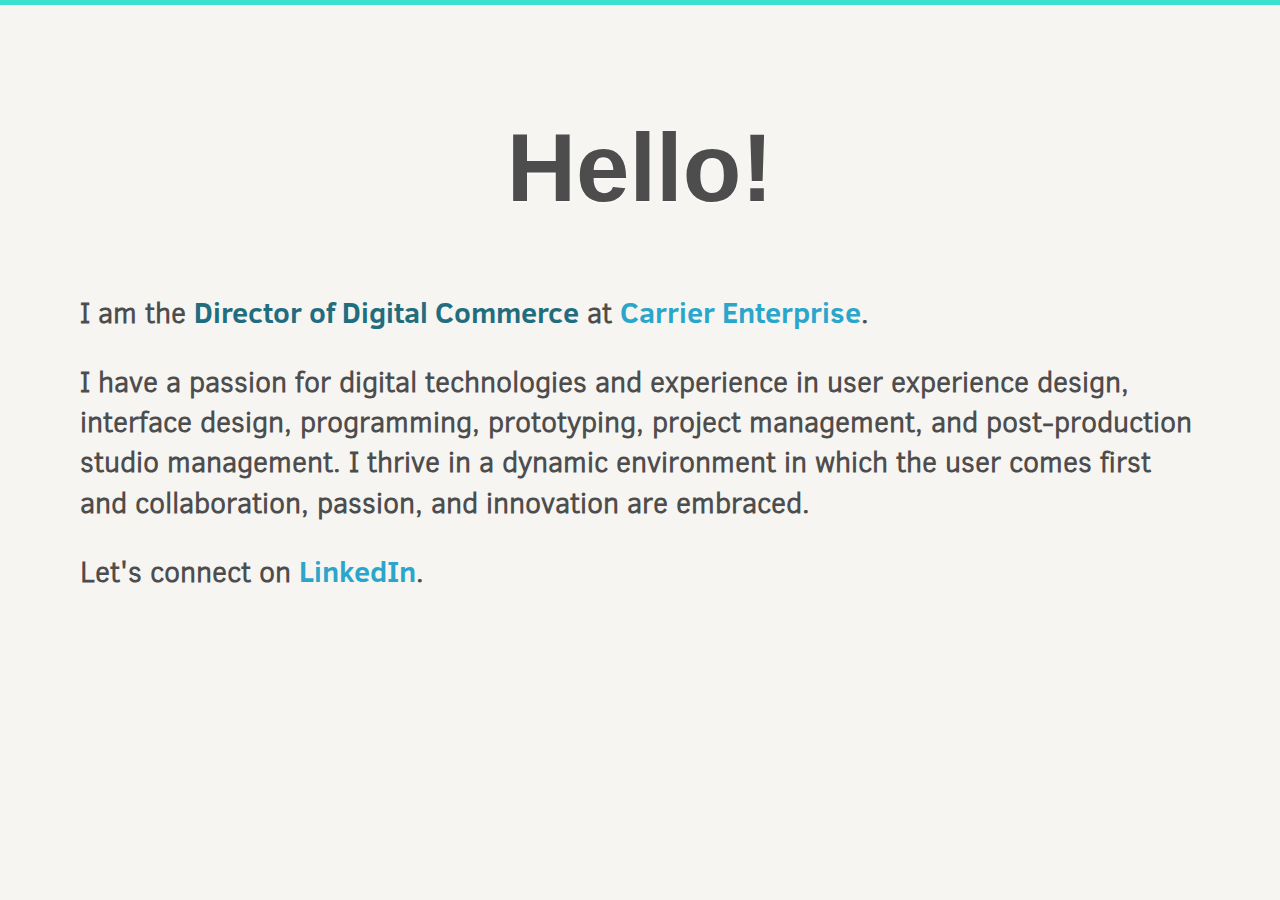
<file: index.html>
<!DOCTYPE html>
<html>
    <head>
        <meta charset="utf-8">
        <meta http-equiv="X-UA-Compatible" content="IE=edge,chrome=1">
        <meta name="google-site-verification" content="9NVk4cf-SG-DycFfFy88fC-f-t71D2nVcHleeyG1bKQ" />
        <title>Nicholas Modesto</title>
        <meta name="description" content="An award winning Program Manager in Milwaukee.">
        <meta name="viewport" content="width=device-width">

        <!-- Place favicon.ico and apple-touch-icon.png in the root directory -->
        <link rel="icon" href="cvv/img/favicon.ico" type="image/x-icon">
        <!-- <link rel="shortcut icon" href="img/favicon.ico" type="image/x-icon"> -->

        <link rel="stylesheet" href="cvv/css/normalize.css">
        <link rel="stylesheet" href="cvv/css/style.css">
    </head>
    <body>
        <!--[if lt IE 7]>
            <p class="chromeframe">You are using an <strong>outdated</strong> browser. Please <a href="http://browsehappy.com/">upgrade your browser</a> or <a href="http://www.google.com/chromeframe/?redirect=true">activate Google Chrome Frame</a> to improve your experience.</p>
        <![endif]-->
        <section class="hello">
            <header>
                <h1 class="text-center">Hello!</h1>
            </header>
            <div class="bio light">
                <p>I am the <span class="highlight no-wrap bold">Director of Digital Commerce</span> at <a class="bold" href="https://www.carrierenterprise.com/" target="_blank">Carrier Enterprise</a>.</p>
                <p>I have a passion for digital technologies and experience in user experience design, interface design, programming, prototyping, project management, and post-production studio management. I thrive in a dynamic environment in which the user comes first and collaboration, passion, and innovation are embraced.</p>
                <p>Let's connect on  <a class="bold" href="http://linkedin.com/in/nicholasmodesto" target="_blank">LinkedIn</a>.</p>
            </div>
        </section>
        
        <!-- Global site tag (gtag.js) - Google Analytics 4 -->
        <script async src="https://www.googletagmanager.com/gtag/js?id=G-MV9BG4WXVT"></script>
        <script>
         window.dataLayer = window.dataLayer || [];
          function gtag(){dataLayer.push(arguments);}
          gtag('js', new Date());

          gtag('config', 'G-MV9BG4WXVT');
        </script>
    </body>
</html>
</file>
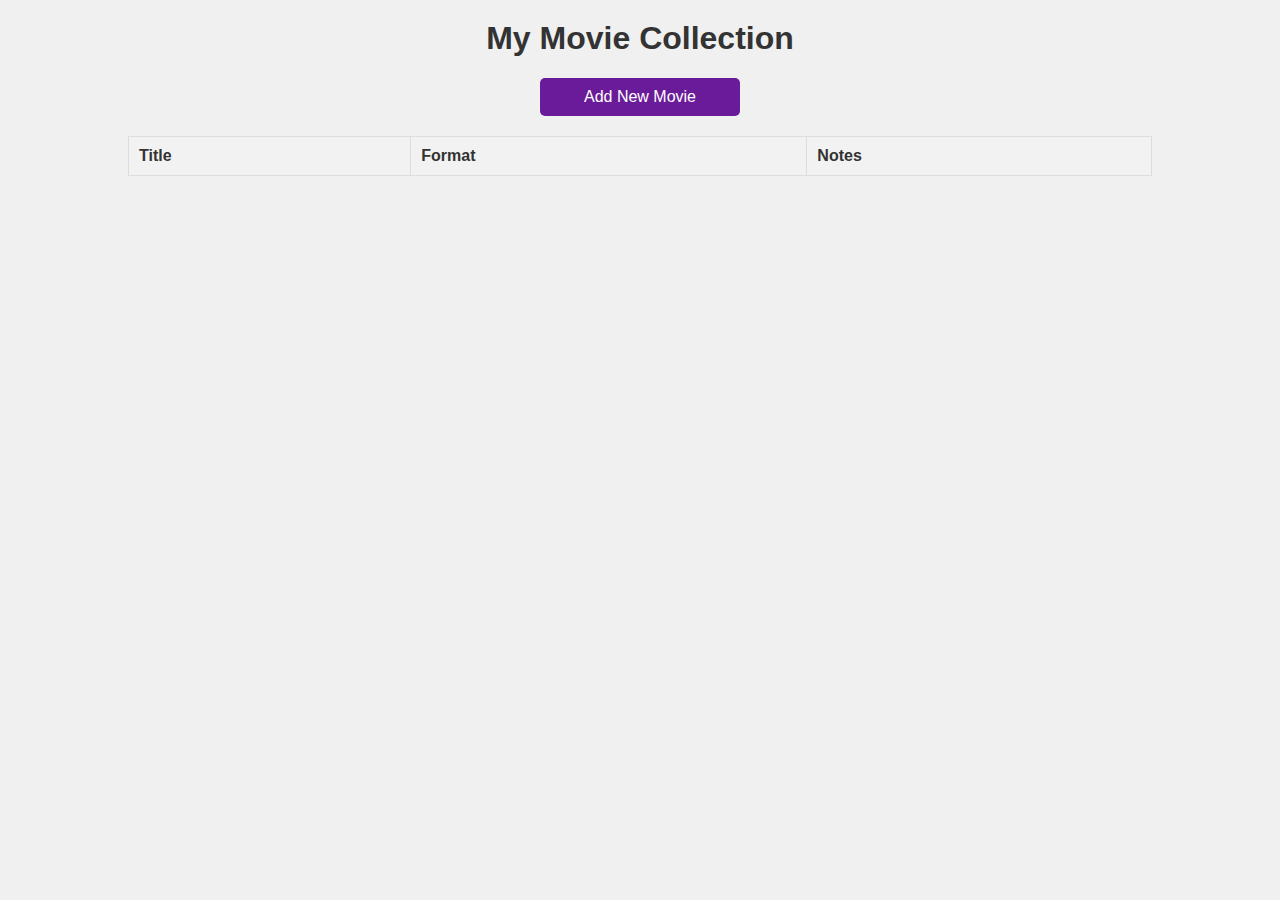
<file: movies_v2/index.html>
<!DOCTYPE html>
<html lang="en">
<head>
    <meta charset="UTF-8">
    <meta name="viewport" content="width=device-width, initial-scale=1.0">
    <title>My Movie Collection</title>
    <link rel="stylesheet" href="style.css">
</head>
<body>
    <h1>My Movie Collection</h1>
    <button id="add-movie-button">Add New Movie</button>
    <table id="movie-table">
        <thead>
            <tr>
                <th>Title</th>
                <th>Format</th>
                <th>Notes</th>
            </tr>
        </thead>
        <tbody id="movie-list"></tbody>
    </table>

    <div id="movie-modal" class="modal">
        <div class="modal-content">
            <span class="close">&times;</span>
            <h2>Add a New Movie</h2>
            <form id="movie-form">
                <div class="form-group">
                    <label for="title">Title:</label>
                    <input type="text" id="title" name="title" required>
                </div>
                <div class="form-group">
                    <label for="format">Format:</label>
                    <select id="format" name="format" required>
                        <option value="dvd">DVD</option>
                        <option value="br">Blu-ray</option>
                    </select>
                </div>
                <div class="form-group">
                    <label for="notes">Notes:</label>
                    <input type="text" id="notes" name="notes" required>
                </div>
                <input type="submit" value="Add Movie" class="submit-button">
            </form>
        </div>
    </div>

    <script src="script.js"></script>
</body>
</html>
</file>
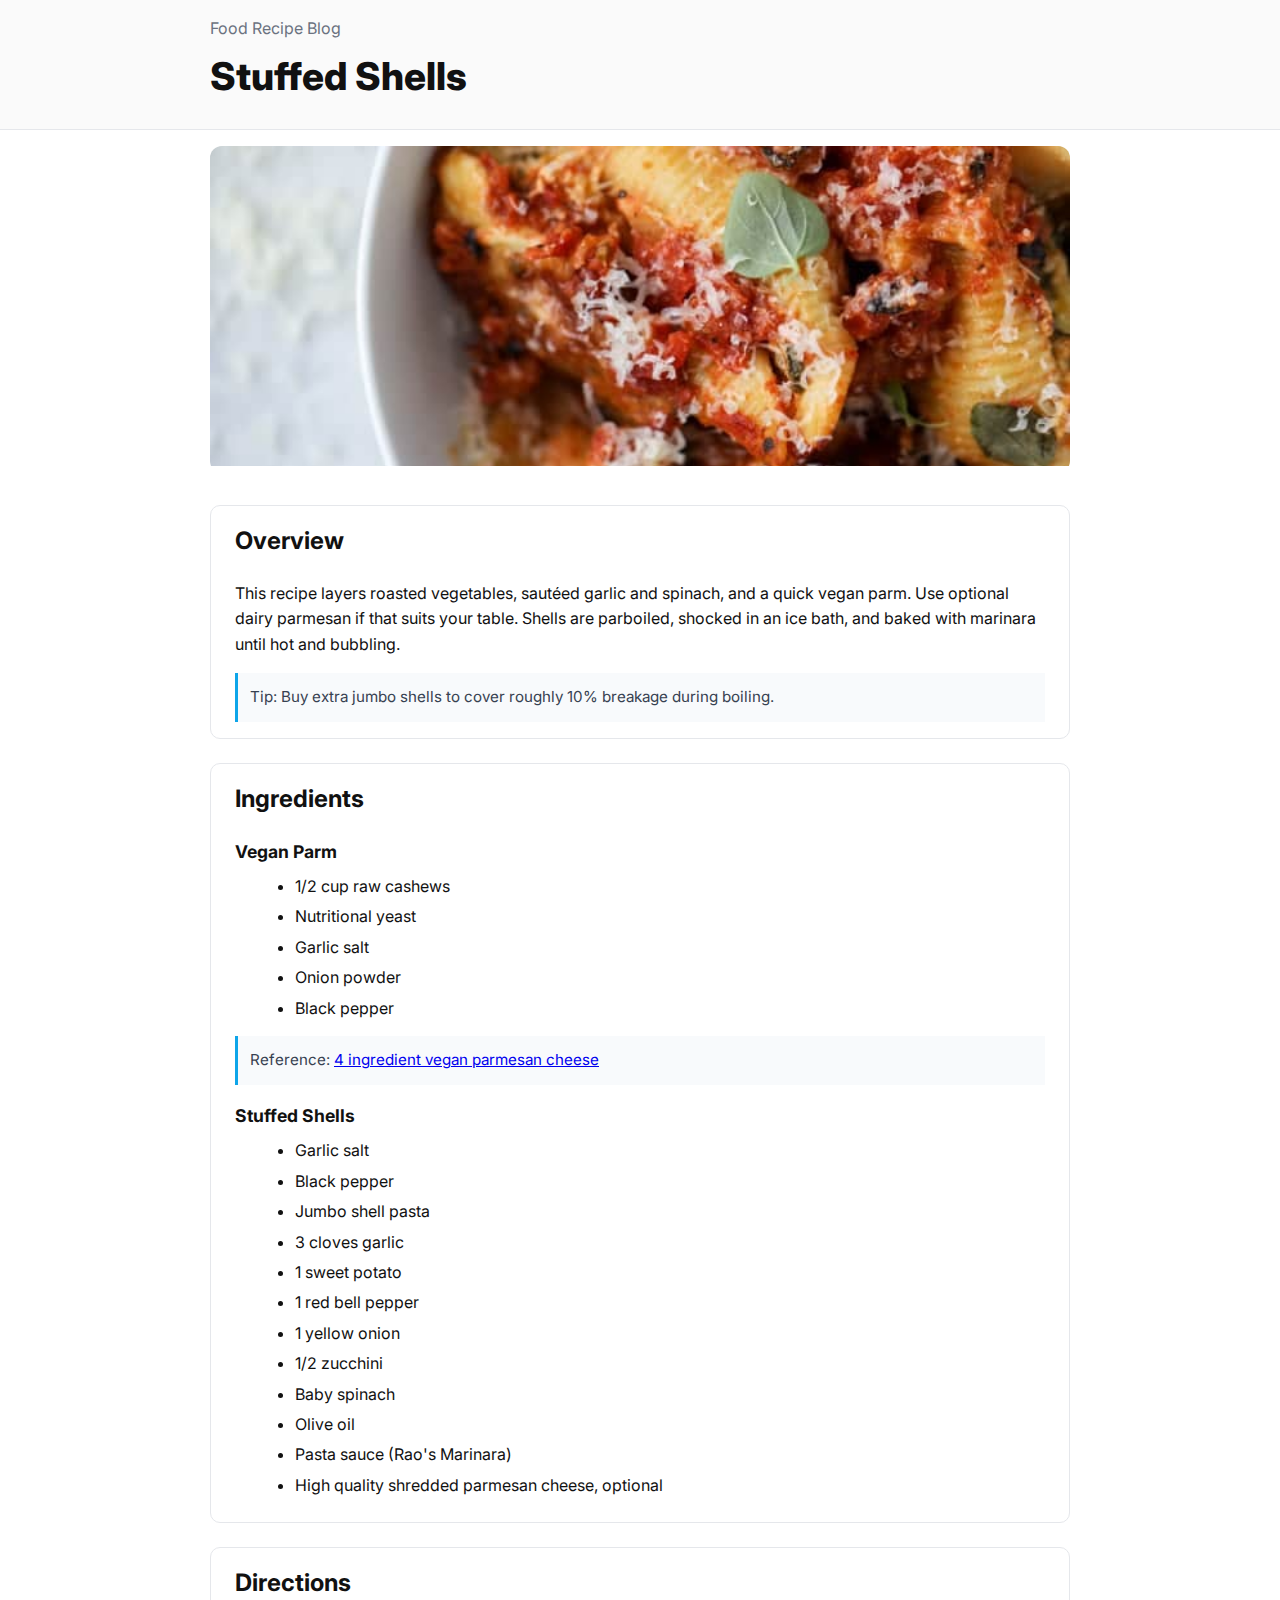
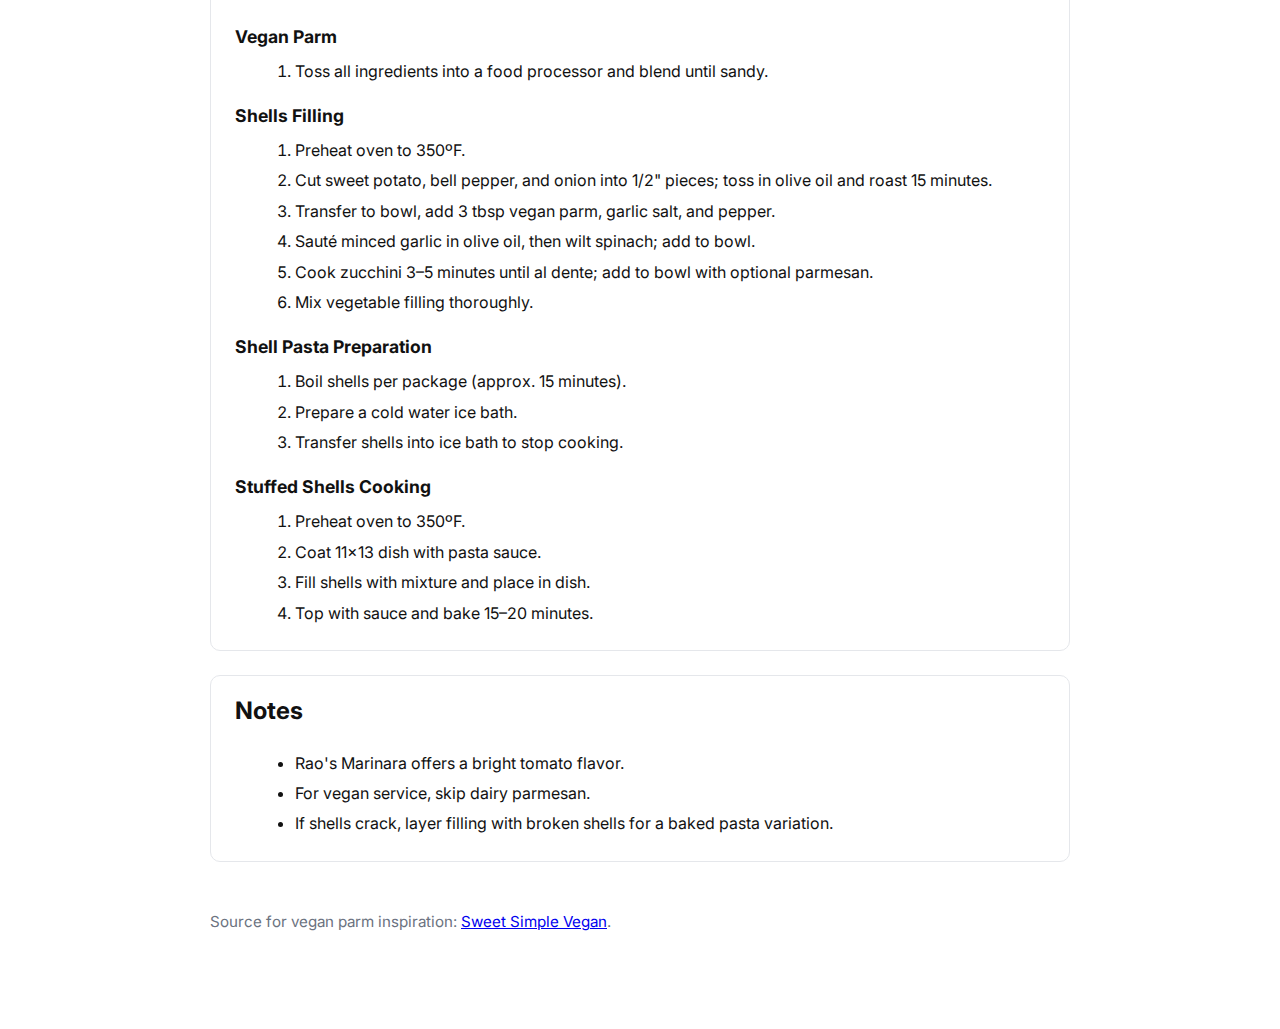
<file: recipes/stuffed-shells.html>
<!doctype html>
<html lang="en">
<head>
  <meta charset="utf-8" />
  <meta name="viewport" content="width=device-width, initial-scale=1" />
  <title>Stuffed Shells | Recipe Blog</title>
  <meta name="description" content="Vegetable stuffed jumbo shells with vegan parmesan option. Step by step instructions for filling, pasta prep, and baking." />
  <link href="https://fonts.googleapis.com/css2?family=Inter:wght@400;600;800&display=swap" rel="stylesheet">
  <style>
    body { margin: 0; font-family: Inter, sans-serif; background: #fff; color: #111; line-height: 1.6; }
    header { background: #fafafa; border-bottom: 1px solid #e5e7eb; position: sticky; top: 0; z-index: 10; }
    .wrap { max-width: 860px; margin: 0 auto; padding: 1rem; }
    .title { font-size: 2.4rem; margin: 0.3rem 0; font-weight: 800; }
    .lede { color: #6b7280; margin: 0; }
    .btn { background: #fff; border: 1px solid #e5e7eb; border-radius: 6px; padding: .4rem .8rem; cursor: pointer; }
    .btn:hover { background: #f9fafb; }

    .hero { max-width: 860px; margin: 1rem auto; border-radius: 12px; overflow: hidden; }
    .hero img { width: 100%; height: 320px; object-fit: cover; }

    main { max-width: 860px; margin: 0 auto; padding: 1rem; display: flex; flex-direction: column; gap: 1.5rem; }

    section { background: #fff; border: 1px solid #e5e7eb; border-radius: 10px; padding: 1rem 1.5rem; }
    h2 { font-size: 1.5rem; margin-top: 0; }
    h3 { font-size: 1.1rem; margin-bottom: 0.3rem; }
    ul, ol { margin: 0.5rem 0 0.5rem 1.25rem; }
    li { margin-bottom: 0.3rem; }

    .note { background: #f8fafc; border-left: 3px solid #0ea5e9; padding: 0.75rem; font-size: 0.95rem; color: #374151; }
    footer { max-width: 860px; margin: 2rem auto; padding: 0 1rem 3rem; color: #6b7280; font-size: 0.95rem; }

    @media print { header, .btn { display: none; } body { background: #fff; } }
  </style>
</head>
<body>
  <header>
    <div class="wrap" style="display:flex; justify-content:space-between; align-items:center;">
      <div>
        <p class="lede">Food Recipe Blog</p>
        <h1 class="title">Stuffed Shells</h1>
      </div>
    </div>
  </header>

  <figure class="hero">
    <img src="img/veg-stuffed-shells-I-howsweeteats.com-7.jpg" alt="Vegetarian stuffed shells with marinara sauce and cheese" />
  </figure>

  <main>
    <section>
      <h2>Overview</h2>
      <p>This recipe layers roasted vegetables, sautéed garlic and spinach, and a quick vegan parm. Use optional dairy parmesan if that suits your table. Shells are parboiled, shocked in an ice bath, and baked with marinara until hot and bubbling.</p>
      <div class="note">Tip: Buy extra jumbo shells to cover roughly 10% breakage during boiling.</div>
    </section>

    <section>
      <h2>Ingredients</h2>
      <h3>Vegan Parm</h3>
      <ul>
        <li>1/2 cup raw cashews</li>
        <li>Nutritional yeast</li>
        <li>Garlic salt</li>
        <li>Onion powder</li>
        <li>Black pepper</li>
      </ul>
      <p class="note">Reference: <a href="https://sweetsimplevegan.com/4-ingredient-vegan-parmesan-cheese/" target="_blank">4 ingredient vegan parmesan cheese</a></p>

      <h3>Stuffed Shells</h3>
      <ul>
        <li>Garlic salt</li>
        <li>Black pepper</li>
        <li>Jumbo shell pasta</li>
        <li>3 cloves garlic</li>
        <li>1 sweet potato</li>
        <li>1 red bell pepper</li>
        <li>1 yellow onion</li>
        <li>1/2 zucchini</li>
        <li>Baby spinach</li>
        <li>Olive oil</li>
        <li>Pasta sauce (Rao's Marinara)</li>
        <li>High quality shredded parmesan cheese, optional</li>
      </ul>
    </section>

    <section>
      <h2>Directions</h2>
      <h3>Vegan Parm</h3>
      <ol>
        <li>Toss all ingredients into a food processor and blend until sandy.</li>
      </ol>
      <h3>Shells Filling</h3>
      <ol>
        <li>Preheat oven to 350ºF.</li>
        <li>Cut sweet potato, bell pepper, and onion into 1/2" pieces; toss in olive oil and roast 15 minutes.</li>
        <li>Transfer to bowl, add 3 tbsp vegan parm, garlic salt, and pepper.</li>
        <li>Sauté minced garlic in olive oil, then wilt spinach; add to bowl.</li>
        <li>Cook zucchini 3–5 minutes until al dente; add to bowl with optional parmesan.</li>
        <li>Mix vegetable filling thoroughly.</li>
      </ol>
      <h3>Shell Pasta Preparation</h3>
      <ol>
        <li>Boil shells per package (approx. 15 minutes).</li>
        <li>Prepare a cold water ice bath.</li>
        <li>Transfer shells into ice bath to stop cooking.</li>
      </ol>
      <h3>Stuffed Shells Cooking</h3>
      <ol>
        <li>Preheat oven to 350ºF.</li>
        <li>Coat 11x13 dish with pasta sauce.</li>
        <li>Fill shells with mixture and place in dish.</li>
        <li>Top with sauce and bake 15–20 minutes.</li>
      </ol>
    </section>

    <section>
      <h2>Notes</h2>
      <ul>
        <li>Rao's Marinara offers a bright tomato flavor.</li>
        <li>For vegan service, skip dairy parmesan.</li>
        <li>If shells crack, layer filling with broken shells for a baked pasta variation.</li>
      </ul>
    </section>
  </main>

  <footer>
    <p>Source for vegan parm inspiration: <a href="https://sweetsimplevegan.com/4-ingredient-vegan-parmesan-cheese/" target="_blank">Sweet Simple Vegan</a>.</p>
  </footer>
</body>
</html>
</file>
<file: cvv/css/style.css>
/* #Fonts
================================================== */
/* 	This is the proper syntax for an @font-face file
		Just create a "fonts" folder at the root,
		copy your FontName into code below and remove
		comment brackets */
/*	@font-face {
	    font-family: 'FontName';
	    src: url('../fonts/FontName.eot');
	    src: url('../fonts/FontName.eot?iefix') format('eot'),
	         url('../fonts/FontName.woff') format('woff'),
	         url('../fonts/FontName.ttf') format('truetype'),
	         url('../fonts/FontName.svg#webfontZam02nTh') format('svg');
	    font-weight: normal;
	    font-style: normal; }
*/
@font-face {
  font-family: 'ClearSans Bold';
  src: url("../webfonts/ClearSans-Bold.eot");
  src: url("../webfonts/ClearSans-Bold?#iefix") format("embedded-opentype"), url("../webfonts/ClearSans-Bold.woff") format("woff"), url("../webfonts/ClearSans-Bold.ttf") format("truetype"); }

@font-face {
  font-family: 'ClearSans Light';
  src: url("../webfonts/ClearSans-Light.eot");
  src: url("../webfonts/ClearSans-Light?#iefix") format("embedded-opentype"), url("../webfonts/ClearSans-Light.woff") format("woff"), url("../webfonts/ClearSans-Light.ttf") format("truetype"); }

.bold {
  font-family: "ClearSans Bold", Helvetica, Arial;
  margin-top: 1rem;
}

.light {
  font-family: "ClearSans light", Helvetica, Arial;
  margin-top: 1rem;
}
.text-center {
  text-align: center !important; }

.no-wrap {
  white-space: nowrap; }

a:link, a:visited {
  color: #2ba6cb;
  font-weight: bold;
  padding-top: 0.5rem;
  padding-bottom: 1rem;
  text-decoration: none;
  -moz-transition: color 0.2s ease-in-out, text-shadow 0.2s ease-in-out;
  -o-transition: color 0.2s ease-in-out, text-shadow 0.2s ease-in-out;
  -ms-transition: color 0.2s ease-in-out, text-shadow 0.2s ease-in-out;
  -webkit-transition: color 0.2s ease-in-out, text-shadow 0.2s ease-in-out; }

a:hover {
  color: #216d7d;
  text-shadow: 2px 2px 0px rgba(75, 75, 75, 0.35); }

html{
  background-color: #f7f5f2;
}

body {
border-top: 5px solid #3be0cf; }

section.hello {
  background-color: #f7f5f2;
  padding: 2rem 5rem; }
  /* line 136, ../scss/layout.scss */

section h1 {
  color: #4d4d4d;
  font-size: 6rem;
  font-weight: bold;
  padding-top: 0.75rem;
  padding-bottom: .25rem; 
  text-shadow: 0px 2px 0px rgba(255, 255, 255, 0.45);
}
  /* line 141, ../scss/layout.scss */
div.bio p {
  color: #4d4d4d;
  font-size: 1.8rem;
  font-weight: 600;
  line-height: 1.4; }
  /* line 147, ../scss/layout.scss */
div.bio p span.highlight {
  font-weight: bold;
  color: #216d7d; }
</file>
<file: movies_v2/style.css>
body {
    font-family: Arial, sans-serif;
    background-color: #f0f0f0;
    color: #333;
    margin: 0;
    padding: 0;
}

h1,h2 {
    text-align: center;
    margin-top: 20px;
}

#add-movie-button {
    display: block;
    width: 200px; /* Increased width to prevent text wrapping */
    margin: 20px auto 0;
    padding: 10px 20px;
    background-color: #6a1b9a;
    color: white;
    border: none;
    border-radius: 5px;
    font-size: 16px;
    cursor: pointer;
    text-align: center; /* Ensure text is centered */
    white-space: nowrap; /* Prevent text wrapping */
    transition: background-color 0.3s ease;
}

#add-movie-button:hover {
    background-color: #4a148c;
}

.submit-button {
    display: block;
    width: 200px; /* Same width as the add movie button */
    margin: 20px auto 0; /* Centered horizontally */
    padding: 10px 20px;
    background-color: #6a1b9a;
    color: white;
    border: none;
    border-radius: 5px;
    font-size: 16px;
    cursor: pointer;
    text-align: center; /* Ensure text is centered */
    white-space: nowrap; /* Prevent text wrapping */
    transition: background-color 0.3s ease;
}

.submit-button:hover {
    background-color: #4a148c;
}

table {
    width: 80%;
    margin: 20px auto;
    border-collapse: collapse;
}

th, td {
    padding: 10px;
    border: 1px solid #ddd;
    text-align: left;
    cursor: pointer;
}

th {
    background-color: #f2f2f2;
}

th:hover {
    background-color: #ddd;
}

.modal {
    display: none; /* Hidden by default */
    position: fixed; /* Stay in place */
    z-index: 1; /* Sit on top */
    left: 0;
    top: 0;
    width: 100%; /* Full width */
    height: 100%; /* Full height */
    overflow: auto; /* Enable scroll if needed */
    background-color: rgb(0,0,0); /* Fallback color */
    background-color: rgba(0,0,0,0.4); /* Black w/ opacity */
}

.modal-content {
    background-color: #fefefe;
    margin: 15% auto; /* 15% from the top and centered */
    padding: 20px;
    border: 1px solid #888;
    width: 80%; /* Could be more or less, depending on screen size */
    max-width: 500px;
    border-radius: 10px;
}

.close {
    color: #aaa;
    float: right;
    font-size: 28px;
    font-weight: bold;
}

.close:hover,
.close:focus {
    color: black;
    text-decoration: none;
    cursor: pointer;
}

form {
    display: flex;
    flex-direction: column;
    gap: 15px;
}

.form-group {
    display: flex;
    justify-content: space-between;
    align-items: center;
}

.form-group label {
    flex: 1;
    text-align: right;
    margin-right: 10px;
}

.form-group input,
.form-group select {
    flex: 2;
    padding: 5px;
    font-size: 16px;
}

.submit-button {
    align-self: center;
    margin-top: 20px;
}
</file>
